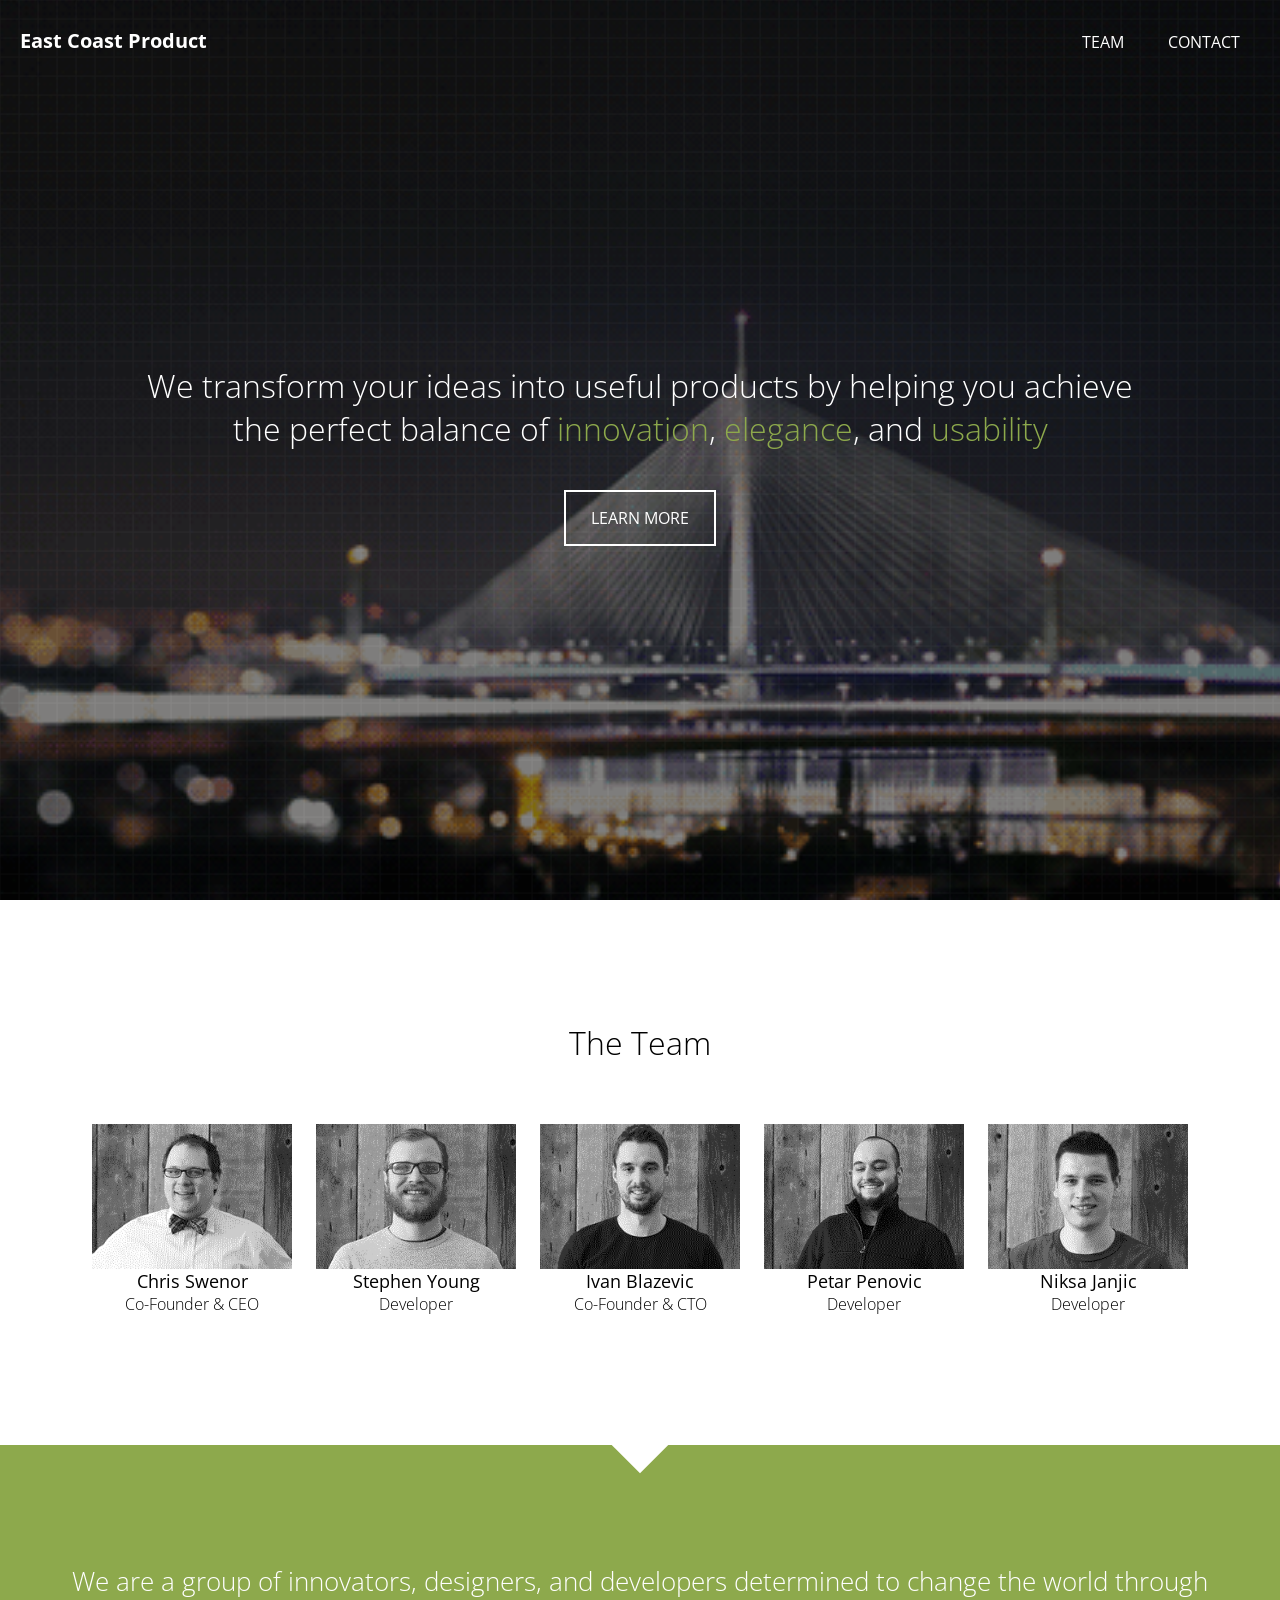
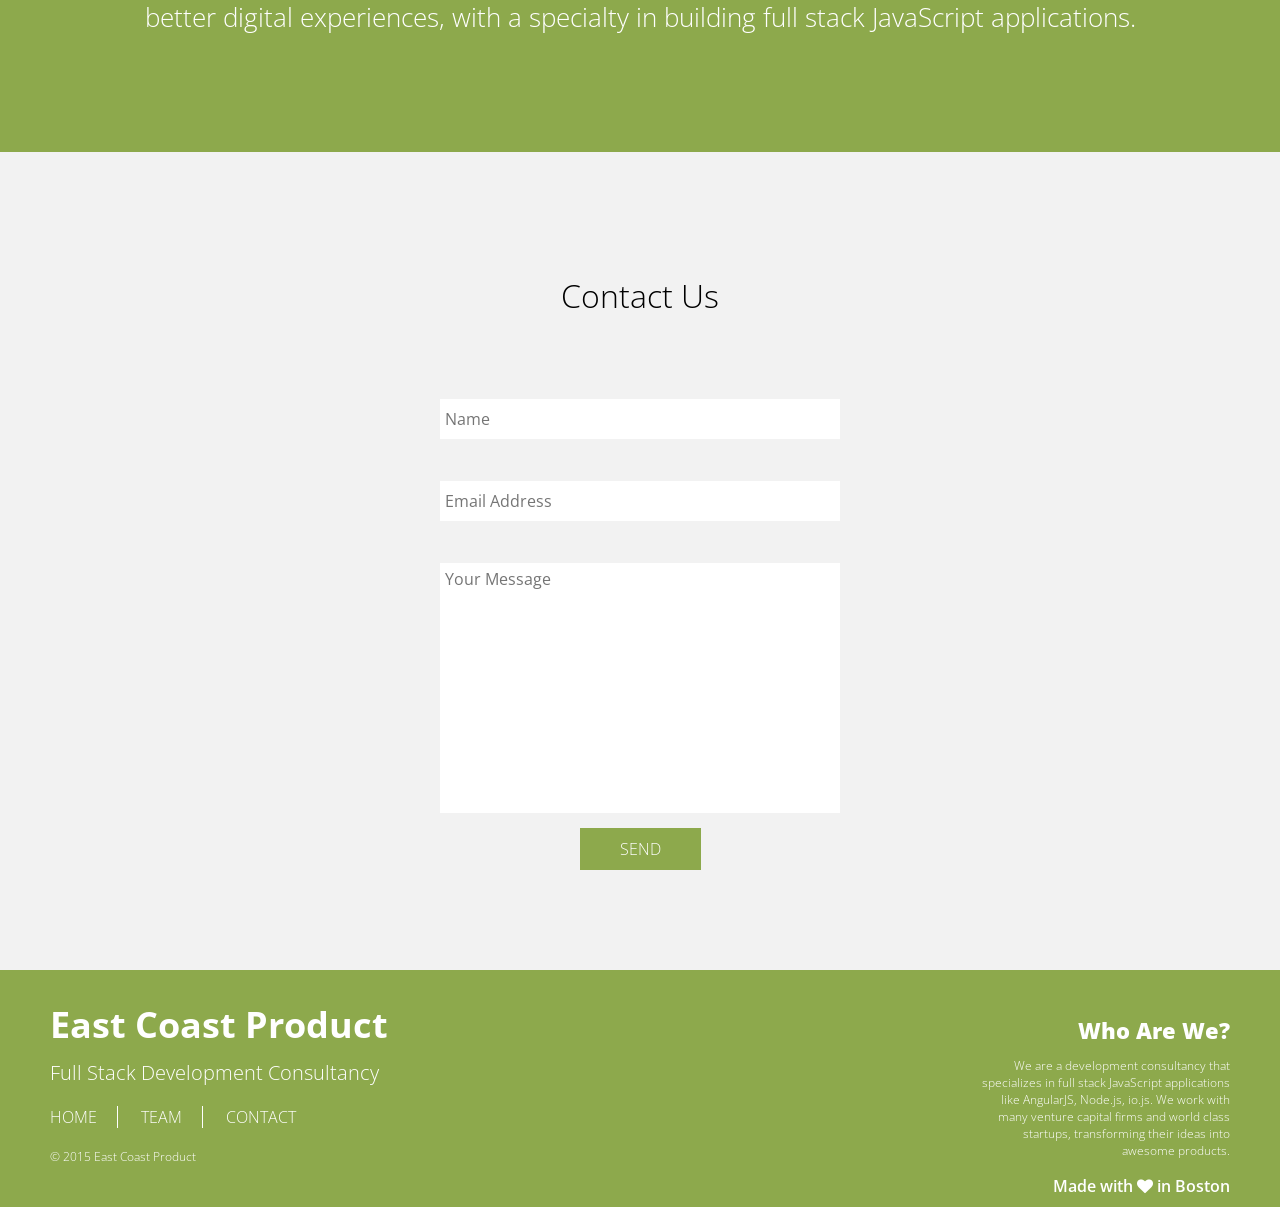
<file: index.html>
<!DOCTYPE html>
<html lang="en">

<head>
<meta charset="utf-8">
<!--[if IE]><meta http-equiv='X-UA-Compatible' content='IE=edge,chrome=1'><![endif]-->
<meta name="viewport" content="width=device-width, initial-scale=1">
<meta name="description" content="">
<meta name="author" content="">
<link rel="shortcut icon" href="favicon.ico">

<title>East Coast Product</title>

<!-- build:css -->
<link href="styles/vendor/normalize.css" rel="stylesheet">
<link href="styles/vendor/animate.css" rel="stylesheet">
<link href="styles/main.css" rel="stylesheet">
<!-- endbuild -->
<link href='http://fonts.googleapis.com/css?family=Lato:300,400,700' rel='stylesheet' type='text/css'>
<link href='http://fonts.googleapis.com/css?family=Open+Sans+Condensed:300' rel='stylesheet' type='text/css'>
<link href="http://maxcdn.bootstrapcdn.com/font-awesome/4.2.0/css/font-awesome.min.css" rel="stylesheet">
</head>

<body id="home">
  <div class="cinemagraph"></div>
  <div id="container">
  <div id="preload-wrapper">
    <i class="fa fa-spin fa-spinner"></i>
  </div>
  <nav class="animated fadeInDownBig clear-nav">
    <h1><a href="#home">East Coast Product</a></h1>
    <ul>
      <li><a href="#team">team</a></li>
      <li><a href="#contact">contact</a></li>
    </ul>
  </nav>
  <div class="cinemagraph"></div>
  <header class="parallax">
    <div class="gradient-overlay"></div>
    <div class="header-content">
      <h1 class="wow lightSpeedIn">We transform your ideas into useful products by helping you achieve</br>
        the perfect balance of <span>innovation</span>, <span>elegance</span>, and <span>usability</span></h1>
      <a href="#team"><button class="animated flipInY">learn more</button></a>
    </div>
  </header>
  <section class="team-section" id="team">
    <h1 class="wow pulse">The Team</h1>
    <ul class="team-list">
      <li>
        <div class="team-member team01 wow flipInY">
          <div class="social-wrapper">
            <a href="https://www.linkedin.com/in/chrisswenor/en" target="_blank">
              <i class="fa fa-linkedin"></i>
            </a>
            <a href="http://www.twitter.com/chrisswenor" target="_blank">
              <i class="fa fa-twitter"></i>
            </a>
            <a href="https://github.com/cswenor" target="_blank">
              <i class="fa fa-github"></i>
            </a>
          </div>
        </div>
        <h2>Chris Swenor</h2>
        <p>Co-Founder &amp; CEO</p>
      </li>
      <li>
        <div class="team-member team02 wow flipInY">
          <div class="social-wrapper">
            <a href="https://www.linkedin.com/pub/stephen-young/39/b69/aa3" target="_blank">
              <i class="fa fa-linkedin"></i>
            </a>
            <a href="http://www.twitter.com/theWickedWebDev" target="_blank">
              <i class="fa fa-twitter"></i>
            </a>
            <a href="https://github.com/theWickedWebDev" target="_blank">
              <i class="fa fa-github"></i>
            </a>
          </div>
        </div>
        <h2>Stephen Young</h2>
        <p>Developer</p>
      </li>
      <li>
        <div class="team-member team03 wow flipInY">
          <div class="social-wrapper">
            <a href="https://www.linkedin.com/profile/view?id=217867314" target="_blank">
              <i class="fa fa-linkedin"></i>
            </a>
            <a href="https://twitter.com/iBlaze17" target="_blank">
              <i class="fa fa-twitter"></i>
            </a>
            <a href="https://github.com/iblazevic" target="_blank">
              <i class="fa fa-github"></i>
            </a>
          </div>
        </div>
        <h2>Ivan Blazevic</h2>
        <p>Co-Founder &amp; CTO</p>
      </li>
      <li>
        <div class="team-member team04 wow flipInY">
          <div class="social-wrapper">
            <a href="https://www.linkedin.com/in/penovicp" target="_blank">
              <i class="fa fa-linkedin"></i>
            </a>
            <a href="https://github.com/penovicp" target="_blank">
              <i class="fa fa-github"></i>
            </a>
          </div>
        </div>
        <h2>Petar Penovic</h2>
        <p>Developer</p>
      </li>
      <li>
        <div class="team-member team05 wow flipInY">
          <div class="social-wrapper">
            <a href="https://www.linkedin.com/profile/view?id=370117213" target="_blank">
              <i class="fa fa-linkedin"></i>
            </a>
            <a href="https://twitter.com/NiksaJanjic" target="_blank">
              <i class="fa fa-twitter"></i>
            </a>
            <a href="https://github.com/niksajanjic" target="_blank">
              <i class="fa fa-github"></i>
            </a>
          </div>
        </div>
        <h2>Niksa Janjic</h2>
        <p>Developer</p>
      </li>
    </ul>
  </section>
  <section class="simple-copy-section">
    <h1 class="wow lightSpeedIn">We are a group of innovators, designers, and developers determined to change the world through better digital experiences, with a specialty in building full stack JavaScript applications.</h1>
  </section>
  <section class="contact-section" id="contact">

    <h1 class="wow pulse">Contact Us</h1>
    <script type="text/javascript">var submitted=false;</script>
  <iframe name="hidden_iframe" id="hidden_iframe"
  style="display:none;" onload="if(submitted)
  {window.location='http://eastcoastproduct.com/';}"></iframe>
  <form action="https://docs.google.com/forms/d/1gj_Arg8t-pcAO-pyF4L1f1EneLoTsvEDnmbuqRcZTYs/formResponse?embedded=true" method="post"
  target="hidden_iframe" onsubmit="submitted=true;" name="contactForm">
      <label class="hide-label">Name</label>
      <input class="input" type="text" name="entry.129247855"
             value="" class="ss-q-short" id="entry_129247855"
             dir="auto" aria-label="Name Name " aria-required="true"
             required="" title="" placeholder="Name">
      <label class="hide-label">Email</label>
      <input class="input" type="email" name="entry.243252563"
            value="" class="ss-q-short" id="entry_243252563" dir="auto"
            aria-label="Email Address Email Address Must be a valid email address" aria-required="true" required="" title="Must be a valid email address" placeholder="Email Address">
      <label class="hide-label">Your Message</label>
      <textarea class="input" name="entry.1137200006"
                rows="8" cols="0" class="ss-q-long" id="entry_1137200006"
                dir="auto" aria-label="Your Message Your Message " aria-required="true" required="" placeholder="Your Message"></textarea>
      <input type="hidden" name="draftResponse"
             value="[,,&quot;8368720231926109974&quot;]">
      <input type="hidden" name="pageHistory" value="0">
      <input type="hidden" name="fbzx" value="8368720231926109974">
      <button class="wow flipInY" type="submit" name="submit" value="Submit" id="ss-submit" class="jfk-button jfk-button-action ">SEND</button>
      <script type="text/javascript">
      var submitted=false;
      </script>

    </form>
  </section>
  <footer>
    <div>
      <h2>Who Are We?</h2>
      <p>We are a development consultancy that specializes in full stack JavaScript applications like AngularJS, Node.js, io.js. We work with many venture capital firms and world class startups, transforming their ideas into awesome products.</p>
      <p>Made with <i class="fa fa-heart"></i> in Boston</p>
    </div>
    <h1>East Coast Product</h1>
    <h2>Full Stack Development Consultancy</h2>
    <ul>
      <li><a href="#home">home</a></li>
      <li><a href="#team">team</a></li>
      <li><a href="#contact">contact</a></li>
    </ul>
    <p>&copy; 2015 East Coast Product</p>
  </footer>
</div>

<!-- build:js -->
<script src="js/jquery.min.js"></script>
<script src="js/wow.min.js"></script>
<script src="js/init.js"></script>
<script src="js/scripts.js"></script>
<!-- endbuild -->
<script>
  (function(i,s,o,g,r,a,m){i['GoogleAnalyticsObject']=r;i[r]=i[r]||function(){
    (i[r].q=i[r].q||[]).push(arguments)},i[r].l=1*new Date();a=s.createElement(o),
    m=s.getElementsByTagName(o)[0];a.async=1;a.src=g;m.parentNode.insertBefore(a,m)
  })(window,document,'script','//www.google-analytics.com/analytics.js','ga');

  ga('create', 'UA-60608771-1', 'auto');
  ga('send', 'pageview');

</script>
</body>

</html>
</file>
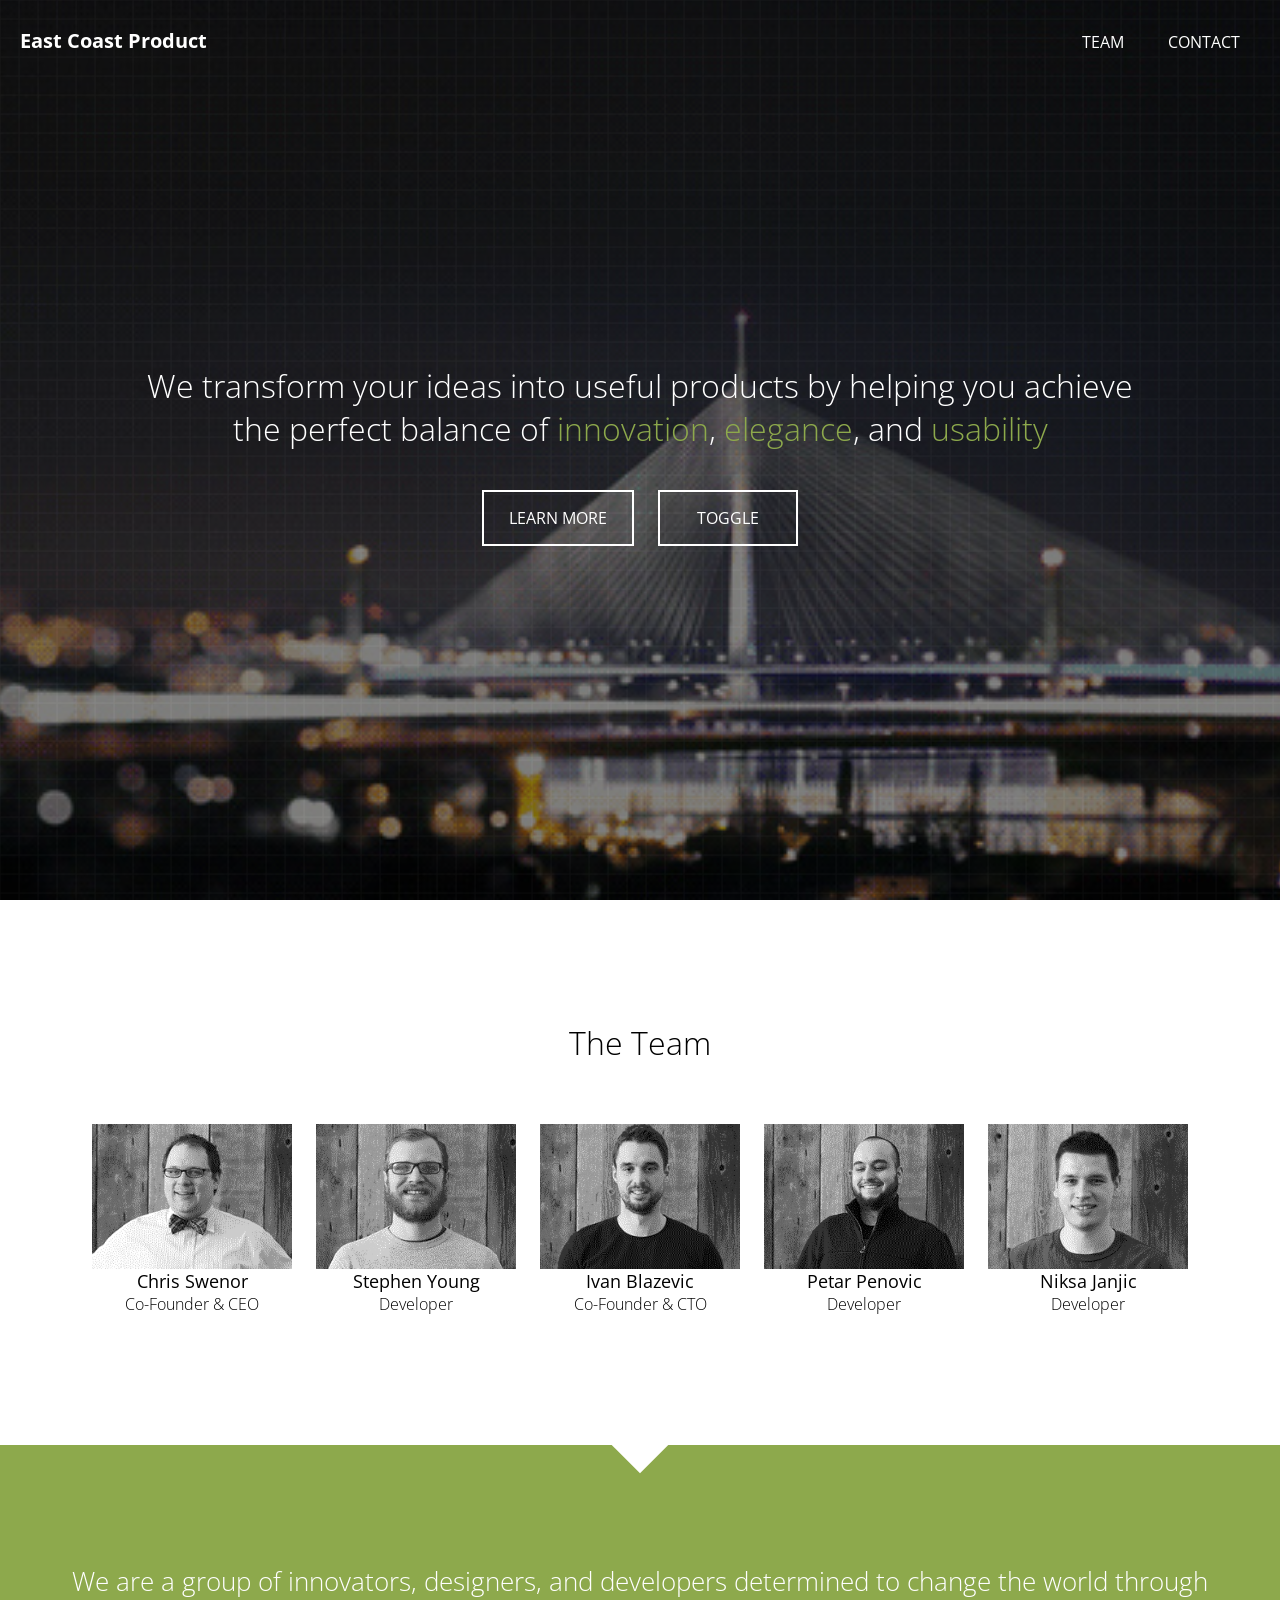
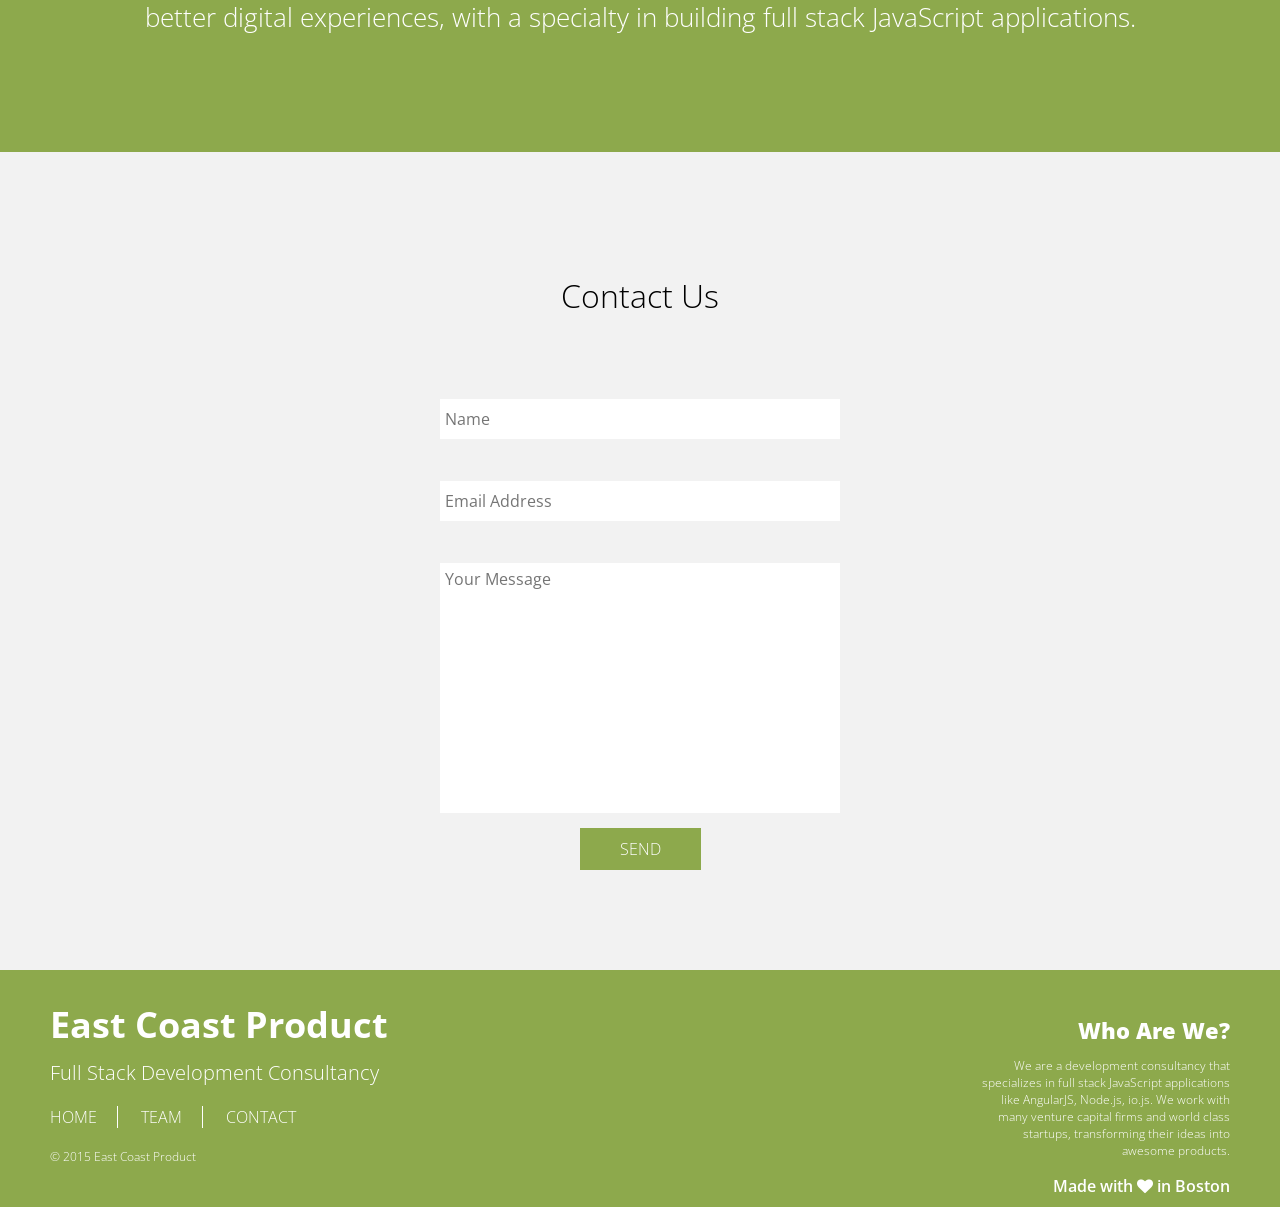
<file: src/index.html>
<!DOCTYPE html>
<html lang="en">

<head>
<meta charset="utf-8">
<!--[if IE]><meta http-equiv='X-UA-Compatible' content='IE=edge,chrome=1'><![endif]-->
<meta name="viewport" content="width=device-width, initial-scale=1">
<meta name="description" content="">
<meta name="author" content="">
<link rel="shortcut icon" href="favicon.ico">

<title>East Coast Product</title>

<!-- Custom CSS -->
<link href="styles/main.css" rel="stylesheet">
<link href="styles/vendor/normalize.css" rel="stylesheet">
<link href="styles/vendor/animate.css" rel="stylesheet">
<link href='http://fonts.googleapis.com/css?family=Lato:300,400,700' rel='stylesheet' type='text/css'>
<link href='http://fonts.googleapis.com/css?family=Open+Sans+Condensed:300' rel='stylesheet' type='text/css'>
<link href="http://maxcdn.bootstrapcdn.com/font-awesome/4.2.0/css/font-awesome.min.css" rel="stylesheet">
</head>

<body id="home">
<div id="cinemagraph">
<div id="preload-wrapper">
  <i class="fa fa-spin fa-spinner"></i>
</div>
<nav class="animated fadeInDownBig clear-nav">
  <h1><a href="#home">East Coast Product</a></h1>
  <ul>
    <li><a href="#team">team</a></li>
    <li><a href="#contact">contact</a></li>
  </ul>
</nav>
<!-- <div class="cinemagraph"></div> -->
<header class="parallax">
  <div class="gradient-overlay"></div>
  <div class="header-content">
    <h1 class="wow lightSpeedIn">We transform your ideas into useful products by helping you achieve</br>
      the perfect balance of <span>innovation</span>, <span>elegance</span>, and <span>usability</span></h1>
    <a href="#team"><button class="animated flipInY">learn more</button></a>
    <button class="toggle-back-fixed">toggle</button>
  </div>
</header>
<section class="team-section" id="team">
  <h1 class="wow pulse">The Team</h1>
  <ul class="team-list">
    <li>
      <div class="team-member team01 wow flipInY">
        <div class="social-wrapper">
          <a href="https://www.linkedin.com/in/chrisswenor/en" target="_blank">
            <i class="fa fa-linkedin"></i>
          </a>
          <a href="http://www.twitter.com/chrisswenor" target="_blank">
            <i class="fa fa-twitter"></i>
          </a>
          <a href="https://github.com/cswenor" target="_blank">
            <i class="fa fa-github"></i>
          </a>
        </div>
      </div>
      <h2>Chris Swenor</h2>
      <p>Co-Founder &amp; CEO</p>
    </li>
    <li>
      <div class="team-member team02 wow flipInY">
        <div class="social-wrapper">
          <a href="https://www.linkedin.com/pub/stephen-young/39/b69/aa3" target="_blank">
            <i class="fa fa-linkedin"></i>
          </a>
          <a href="http://www.twitter.com/theWickedWebDev" target="_blank">
            <i class="fa fa-twitter"></i>
          </a>
          <a href="https://github.com/theWickedWebDev" target="_blank">
            <i class="fa fa-github"></i>
          </a>
        </div>
      </div>
      <h2>Stephen Young</h2>
      <p>Developer</p>
    </li>
    <li>
      <div class="team-member team03 wow flipInY">
        <div class="social-wrapper">
          <a href="https://www.linkedin.com/profile/view?id=217867314" target="_blank">
            <i class="fa fa-linkedin"></i>
          </a>
          <a href="https://twitter.com/iBlaze17" target="_blank">
            <i class="fa fa-twitter"></i>
          </a>
          <a href="https://github.com/iblazevic" target="_blank">
            <i class="fa fa-github"></i>
          </a>
        </div>
      </div>
      <h2>Ivan Blazevic</h2>
      <p>Co-Founder &amp; CTO</p>
    </li>
    <li>
      <div class="team-member team04 wow flipInY">
        <div class="social-wrapper">
          <a href="https://www.linkedin.com/in/penovicp" target="_blank">
            <i class="fa fa-linkedin"></i>
          </a>
          <a href="https://github.com/penovicp" target="_blank">
            <i class="fa fa-github"></i>
          </a>
        </div>
      </div>
      <h2>Petar Penovic</h2>
      <p>Developer</p>
    </li>
    <li>
      <div class="team-member team05 wow flipInY">
        <div class="social-wrapper">
          <a href="https://www.linkedin.com/profile/view?id=370117213" target="_blank">
            <i class="fa fa-linkedin"></i>
          </a>
          <a href="https://twitter.com/NiksaJanjic" target="_blank">
            <i class="fa fa-twitter"></i>
          </a>
          <a href="https://github.com/niksajanjic" target="_blank">
            <i class="fa fa-github"></i>
          </a>
        </div>
      </div>
      <h2>Niksa Janjic</h2>
      <p>Developer</p>
    </li>
  </ul>
</section>
<section class="simple-copy-section">
  <h1 class="wow lightSpeedIn">We are a group of innovators, designers, and developers determined to change the world through better digital experiences, with a specialty in building full stack JavaScript applications.</h1>
</section>
<section class="contact-section" id="contact">

  <h1 class="wow pulse">Contact Us</h1>
  <script type="text/javascript">var submitted=false;</script>
<iframe name="hidden_iframe" id="hidden_iframe"
style="display:none;" onload="if(submitted)
{window.location='http://eastcoastproduct.com/';}"></iframe>
<form action="https://docs.google.com/forms/d/1gj_Arg8t-pcAO-pyF4L1f1EneLoTsvEDnmbuqRcZTYs/formResponse?embedded=true" method="post"
target="hidden_iframe" onsubmit="submitted=true;" name="contactForm">
    <label class="hide-label">Name</label>
    <input class="input" type="text" name="entry.129247855"
           value="" class="ss-q-short" id="entry_129247855"
           dir="auto" aria-label="Name Name " aria-required="true"
           required="" title="" placeholder="Name">
    <label class="hide-label">Email</label>
    <input class="input" type="email" name="entry.243252563"
          value="" class="ss-q-short" id="entry_243252563" dir="auto"
          aria-label="Email Address Email Address Must be a valid email address" aria-required="true" required="" title="Must be a valid email address" placeholder="Email Address">
    <label class="hide-label">Your Message</label>
    <textarea class="input" name="entry.1137200006"
              rows="8" cols="0" class="ss-q-long" id="entry_1137200006"
              dir="auto" aria-label="Your Message Your Message " aria-required="true" required="" placeholder="Your Message"></textarea>
    <input type="hidden" name="draftResponse"
           value="[,,&quot;8368720231926109974&quot;]">
    <input type="hidden" name="pageHistory" value="0">
    <input type="hidden" name="fbzx" value="8368720231926109974">
    <button class="wow flipInY" type="submit" name="submit" value="Submit" id="ss-submit" class="jfk-button jfk-button-action ">SEND</button>
    <script type="text/javascript">
    var submitted=false;
    </script>

  </form>
</section>
<footer>
  <div>
    <h2>Who Are We?</h2>
    <p>We are a development consultancy that specializes in full stack JavaScript applications like AngularJS, Node.js, io.js. We work with many venture capital firms and world class startups, transforming their ideas into awesome products.</p>
    <p>Made with <i class="fa fa-heart"></i> in Boston</p>
  </div>
  <h1>East Coast Product</h1>
  <h2>Full Stack Development Consultancy</h2>
  <ul>
    <li><a href="#home">home</a></li>
    <li><a href="#team">team</a></li>
    <li><a href="#contact">contact</a></li>
  </ul>
  <p>&copy; 2015 East Coast Product</p>
</footer>
</div>

<style>
  .cinemagraph {
    top: 0;
  }

  .attach {
    background-attachment: fixed;
  }

  footer {
    z-index: 1;
  }

  #cinemagraph {
    width: 100%;
    /*
    background-attachment: fixed;
    background-image: url('assets/header2.jpg');
    background-size: cover;
    background-repeat: no-repeat;
    background-position: 50%;
    position: relative;*/

    position: absolute;
    /*position: relative;*/
    top: 0;
    z-index: 1;
  }
</style>


<div class="cinemagraph"></div>
<!-- build:js -->
<script src="js/jquery.min.js"></script>
<script src="js/wow.min.js"></script>
<script src="js/init.js"></script>
<script src="js/scripts.js"></script>
<!-- endbuild -->
<script>
  (function(i,s,o,g,r,a,m){i['GoogleAnalyticsObject']=r;i[r]=i[r]||function(){
    (i[r].q=i[r].q||[]).push(arguments)},i[r].l=1*new Date();a=s.createElement(o),
    m=s.getElementsByTagName(o)[0];a.async=1;a.src=g;m.parentNode.insertBefore(a,m)
  })(window,document,'script','//www.google-analytics.com/analytics.js','ga');

  ga('create', 'UA-60608771-1', 'auto');
  ga('send', 'pageview');

</script>

<script>
$(window).load(function(){
  $('.toggle-back-fixed').click(function(){
    $('.cinemagraph').toggleClass('attach');
  });
});
</script>
</body>

</html>
</file>
<file: styles/main.css>
body, html {
  margin: 0;
  padding: 0;
  min-width: 100%;
  min-height: 100%; }

body {
  height: 100%; }

* {
  box-sizing: border-box;
  font-family: 'Open Sans Condensed', sans-serif; }

#preload-wrapper {
  background-color: #fff;
  position: absolute;
  top: 0;
  left: 0;
  right: 0;
  bottom: 0;
  z-index: 9999; }
  #preload-wrapper .fa-spinner {
    position: absolute;
    top: 50%;
    left: 50%;
    font-size: 40px;
    margin-left: -20px;
    margin-top: -20px; }

#container {
  width: 100%;
  position: absolute; }

section {
  z-index: 1; }

nav {
  transition: background-color .4s ease;
  transition: height .4s ease;
  padding: 13px 0;
  position: fixed;
  z-index: 9000;
  background-color: rgba(255, 255, 255, 0.84);
  width: 100%;
  height: 60px;
  top: 0; }
  nav h1 {
    display: inline-block;
    float: left;
    font-size: 20px;
    margin: 4px 0 0 20px; }
    nav h1 a {
      font-family: 'Open Sans Condensed', sans-serif; }
  nav ul {
    float: right;
    list-style: none;
    margin: 8px 20px 0 0; }
  nav a {
    text-decoration: none;
    color: #000;
    padding-bottom: 17px; }
  nav li {
    cursor: pointer;
    display: inline-block;
    margin: 0 20px;
    text-transform: uppercase;
    padding-bottom: 30px; }
    nav li a:hover {
      color: #8DA94C;
      transition: border-bottom .2s ease;
      border-bottom: solid #8DA94C 5px; }
  nav .active {
    color: #8DA94C;
    transition: border-bottom .2s ease;
    border-bottom: solid #8DA94C 5px; }
  @media screen and (max-width: 500px) {
    nav {
      text-align: center;
      height: 90px; }
      nav h1 {
        display: block;
        float: none;
        margin: 0; }
      nav ul {
        float: none;
        margin: 11px auto;
        max-width: 100%;
        padding: 0; } }

nav:hover {
  transition: background-color .4s ease;
  background-color: #fff; }

.clear-nav {
  transition: background-color .4s ease;
  transition: height .4s ease;
  background-color: transparent;
  box-shadow: none;
  padding: 23px 0;
  height: 60px; }
  .clear-nav h1, .clear-nav a {
    color: #fff; }
  .clear-nav li a:hover {
    color: #8DA94C;
    border: 0; }
  @media screen and (max-width: 500px) {
    .clear-nav h1 {
      color: #B3aDad; } }

.clear-nav:hover {
  transition: background-color .4s ease;
  background-color: transparent; }

.cinemagraph {
  background-image: url('../assets/header2.jpg');
  background-size: cover;
  background-repeat: no-repeat;
  background-position: 50%;
  position: fixed;
  top: 0;
  width: 100%;
  height: 450px;
  z-index: 0; }

header {
  padding: 50px;
  width: 100%;
  position: relative;
  height: 450px;
  z-index: 1; }
  header h1, header h2 {
    color: #fff;
    padding: 10px; }
  header h1 {
    margin: 0 0 10px;
    font-weight: 200; }
    header h1 span {
      color: #8DA94C; }
  header h2 {
    font-weight: 400;
    font-size: 20px;
    margin: 0; }
  header button {
    transition: background-color .3s ease;
    transition: color .3s ease;
    text-transform: uppercase;
    padding: 15px 25px;
    border: solid 2px #fff;
    background-color: transparent;
    color: #fff;
    min-width: 140px;
    margin: 20px 10px 0;
    outline: none; }
  header button:hover {
    transition: background-color .3s ease;
    transition: color .3s ease;
    background-color: #8DA94C;
    border-color: #8DA94C;
    color: #fff; }
    header button:hover .fa {
      color: #445E09; }
  header .header-content {
    text-align: center;
    position: relative; }
    @media screen and (max-width: 500px) {
      header .header-content h1 {
        font-size: 22px;
        margin-top: 40px; } }

.gradient-overlay {
  position: absolute;
  width: 100%;
  height: 100%;
  background-color: #000;
  top: 0;
  left: 0;
  background: url("../assets/square-tile.png");
  background-color: rgba(0, 0, 0, 0.16);
  background-size: 19px; }

.gradient-lr {
  height: 100%;
  width: 100%;
  position: absolute;
  top: 0;
  left: 0;
  /* IE9 SVG, needs conditional override of 'filter' to 'none' */
  background: url([data-uri]);
  background: -moz-linear-gradient(left, rgba(0, 0, 0, 0.51) 0%, rgba(0, 0, 0, 0.01) 77%, transparent 78%);
  /* FF3.6+ */
  background: -webkit-gradient(linear, left top, right top, color-stop(0%, rgba(0, 0, 0, 0.51)), color-stop(77%, rgba(0, 0, 0, 0.01)), color-stop(78%, transparent));
  /* Chrome,Safari4+ */
  background: -webkit-linear-gradient(left, rgba(0, 0, 0, 0.51) 0%, rgba(0, 0, 0, 0.01) 77%, transparent 78%);
  /* Chrome10+,Safari5.1+ */
  background: -o-linear-gradient(left, rgba(0, 0, 0, 0.51) 0%, rgba(0, 0, 0, 0.01) 77%, transparent 78%);
  /* Opera 11.10+ */
  background: -ms-linear-gradient(left, rgba(0, 0, 0, 0.51) 0%, rgba(0, 0, 0, 0.01) 77%, transparent 78%);
  /* IE10+ */
  background: linear-gradient(to right, rgba(0, 0, 0, 0.51) 0%, rgba(0, 0, 0, 0.01) 77%, transparent 78%);
  /* W3C */
  filter: progid:DXImageTransform.Microsoft.gradient( startColorstr='#82000000', endColorstr='#00000000',GradientType=1 );
  /* IE6-8 */ }

footer {
  width: 100%;
  background-color: #8DA94C;
  color: #fff;
  font-size: 12px;
  padding: 30px 50px;
  font-weight: 200;
  position: relative;
  z-index: 1; }
  @media screen and (max-width: 600px) {
    footer {
      text-align: center; } }
  footer a {
    color: #fff;
    text-decoration: none;
    font-size: 16px; }
  footer h1 {
    font-size: 36px;
    margin-top: 0;
    margin-bottom: 10px; }
  footer h2 {
    font-size: 20px;
    font-weight: 200;
    margin: 0; }
  footer ul {
    margin: 20px 0;
    padding: 0;
    list-style: none; }
  footer li {
    border-right: solid 1px #fff;
    text-transform: uppercase;
    display: inline-block;
    padding: 0 20px; }
  footer li:first-child {
    padding-left: 0; }
  footer li:last-child {
    border: 0;
    padding-right: 0; }
  footer div {
    float: right;
    text-align: right;
    width: 250px;
    max-width: 100%;
    margin-top: 15px; }
    @media screen and (max-width: 600px) {
      footer div {
        float: none;
        text-align: center;
        margin: 0 auto; } }
    footer div h2 {
      font-size: 22px;
      font-weight: 800; }
    footer div p:first-child {
      font-size: 16px;
      font-size: 16px; }
    footer div p:last-child {
      font-weight: 600;
      font-size: 16px; }
    footer div i {
      font-size: 12px; }

.team-section {
  background-color: #fff;
  text-align: center;
  position: relative;
  padding: 100px 20px; }
  .team-section h1 {
    font-weight: 200;
    margin-bottom: 50px; }

.team-list {
  list-style: none;
  margin: 0 auto;
  padding: 0;
  max-width: 100%; }
  .team-list li {
    display: inline-block;
    margin: 10px 10px 30px; }
  .team-list .team-member {
    transition: filter 0.5s ease;
    transition: background-size 0.2s ease;
    cursor: pointer;
    position: relative;
    height: 145px;
    width: 200px;
    background-position: 50%;
    background-size: 105%;
    overflow: hidden;
    filter: grayscale(100%);
    -webkit-filter: grayscale(100%);
    filter: grayscale(100%); }
  .team-list .social-wrapper {
    transition: bottom .5s ease;
    position: absolute;
    bottom: -50px;
    left: 86px;
    width: 188px;
    margin-left: -80px; }
    .team-list .social-wrapper i {
      font-size: 22px;
      margin: 0 3px;
      color: #fff;
      background-color: #8DA94C;
      padding: 9px; }
    .team-list .social-wrapper .fa-envelope:hover {
      background-color: #445E09; }
    .team-list .social-wrapper .fa-github:hover {
      background-color: #323232; }
    .team-list .social-wrapper .fa-linkedin:hover {
      background-color: #3b5998; }
    .team-list .social-wrapper .fa-twitter:hover {
      background-color: #5ea9dd; }
  .team-list .team-member:hover {
    transition: background-size 0.2s ease;
    transition: filter 0.5s ease;
    background-size: 112%;
    filter: grayscale(1%);
    -webkit-filter: grayscale(1%);
    filter: grayscale(1%); }
    .team-list .team-member:hover .social-wrapper {
      transition: bottom .5s ease;
      bottom: 10px; }
  .team-list h2 {
    margin: 0;
    font-size: 18px;
    font-weight: 400; }
  .team-list p {
    margin: 0;
    font-size: 16px;
    font-weight: 200; }
  .team-list .team01 {
    background-image: url('../assets/team/chris.jpg'); }
  .team-list .team02 {
    background-image: url('../assets/team/steve.jpg'); }
  .team-list .team03 {
    background-image: url('../assets/team/ivan.jpg'); }
  .team-list .team04 {
    background-image: url('../assets/team/petar.jpg'); }
  .team-list .team05 {
    background-image: url('../assets/team/niksa.jpg'); }

.contact-section {
  background-color: #F2F2F2;
  text-align: center;
  position: relative;
  padding: 100px 20px; }
  .contact-section h1 {
    font-weight: 200;
    margin-bottom: 50px; }
  .contact-section form[name=contactForm] {
    margin: 0 auto;
    max-width: 100%;
    width: 400px; }
  .contact-section label {
    color: #bebebe;
    text-align: left;
    display: block;
    margin-bottom: 5px;
    position: relative; }
  .contact-section .hide-label {
    transition: top .3s ease;
    top: 40px;
    z-index: -1; }
  .contact-section .show-label {
    transition: top .3s ease;
    z-index: 1;
    top: 0; }
  .contact-section input, .contact-section textarea {
    border: 0;
    margin: 5px 0 10px;
    outline: none;
    padding: 5px;
    width: 100%; }
  .contact-section input:focus, .contact-section textarea:focus {
    border-color: rgba(0, 0, 0, 0.3); }
  .contact-section input {
    height: 40px; }
  .contact-section textarea {
    height: 250px;
    resize: none; }
  .contact-section button {
    padding: 10px 40px;
    background-color: #8DA94C;
    color: #fff;
    border: 0;
    font-weight: 200; }

.simple-copy-section {
  background-color: #8DA94C;
  color: #fff;
  text-align: center;
  padding: 100px 50px;
  position: relative; }
  .simple-copy-section h1 {
    font-weight: 200;
    font-size: 26px; }

.simple-copy-section:before {
  content: '';
  position: absolute;
  width: 40px;
  height: 40px;
  margin-left: -20px;
  margin-top: -20px;
  -ms-transform: rotate(45deg);
  /* IE 9 */
  -webkit-transform: rotate(45deg);
  /* Chrome, Safari, Opera */
  transform: rotate(45deg); }

.simple-copy-section:before {
  background-color: #fff;
  top: 0; }
</file>
<file: src/styles/main.css>
body, html {
  margin: 0;
  padding: 0;
  min-width: 100%;
  min-height: 100%; }

body {
  height: 100%; }

* {
  box-sizing: border-box;
  font-family: 'Open Sans Condensed', sans-serif; }

#preload-wrapper {
  background-color: #fff;
  position: absolute;
  top: 0;
  left: 0;
  right: 0;
  bottom: 0;
  z-index: 9999; }
  #preload-wrapper .fa-spinner {
    position: absolute;
    top: 50%;
    left: 50%;
    font-size: 40px;
    margin-left: -40px;
    margin-top: -40px; }

section {
  z-index: 1; }

nav {
  transition: background-color .4s ease;
  transition: height .4s ease;
  padding: 13px 0;
  position: fixed;
  z-index: 9000;
  background-color: rgba(255, 255, 255, 0.84);
  width: 100%;
  height: 60px;
  top: 0; }
  nav h1 {
    display: inline-block;
    float: left;
    font-size: 20px;
    margin: 4px 0 0 20px; }
    nav h1 a {
      font-family: 'Open Sans Condensed', sans-serif; }
  nav ul {
    float: right;
    list-style: none;
    margin: 8px 20px 0 0; }
  nav a {
    text-decoration: none;
    color: #000;
    padding-bottom: 17px; }
  nav li {
    cursor: pointer;
    display: inline-block;
    margin: 0 20px;
    text-transform: uppercase;
    padding-bottom: 30px; }
    nav li a:hover {
      color: #8DA94C;
      transition: border-bottom .2s ease;
      border-bottom: solid #8DA94C 5px; }
  nav .active {
    color: #8DA94C;
    transition: border-bottom .2s ease;
    border-bottom: solid #8DA94C 5px; }
  @media screen and (max-width: 500px) {
    nav {
      text-align: center;
      height: 90px; }
      nav h1 {
        display: block;
        float: none;
        margin: 0; }
      nav ul {
        float: none;
        margin: 11px auto;
        max-width: 100%;
        padding: 0; } }

nav:hover {
  transition: background-color .4s ease;
  background-color: #fff; }

.clear-nav {
  transition: background-color .4s ease;
  transition: height .4s ease;
  background-color: transparent;
  box-shadow: none;
  padding: 23px 0;
  height: 60px; }
  .clear-nav h1, .clear-nav a {
    color: #fff; }
  .clear-nav li a:hover {
    color: #8DA94C;
    border: 0; }
  @media screen and (max-width: 500px) {
    .clear-nav h1 {
      color: #B3aDad; } }

.clear-nav:hover {
  transition: background-color .4s ease;
  background-color: transparent; }

.cinemagraph {
  /*background-attachment: fixed;*/
  background-image: url('../assets/header2.jpg');
  background-size: cover;
  background-repeat: no-repeat;
  background-position: 50%;
  position: fixed;
  width: 100%;
  height: 450px;
  z-index: 0; }

header {
  padding: 50px;
  width: 100%;
  position: relative;
  height: 450px;
  z-index: 1; }
  header h1, header h2 {
    color: #fff;
    padding: 10px; }
  header h1 {
    margin: 0 0 10px;
    font-weight: 200; }
    header h1 span {
      color: #8DA94C; }
  header h2 {
    font-weight: 400;
    font-size: 20px;
    margin: 0; }
  header button {
    transition: background-color .3s ease;
    transition: color .3s ease;
    text-transform: uppercase;
    padding: 15px 25px;
    border: solid 2px #fff;
    background-color: transparent;
    color: #fff;
    min-width: 140px;
    margin: 20px 10px 0;
    outline: none; }
  header button:hover {
    transition: background-color .3s ease;
    transition: color .3s ease;
    background-color: #8DA94C;
    border-color: #8DA94C;
    color: #fff; }
    header button:hover .fa {
      color: #445E09; }
  header .header-content {
    text-align: center;
    position: relative; }
    @media screen and (max-width: 500px) {
      header .header-content h1 {
        font-size: 22px;
        margin-top: 40px; } }

.gradient-overlay {
  position: absolute;
  width: 100%;
  height: 100%;
  background-color: #000;
  top: 0;
  left: 0;
  background: url("../assets/square-tile.png");
  background-color: rgba(0, 0, 0, 0.16);
  background-size: 19px; }

.gradient-lr {
  height: 100%;
  width: 100%;
  position: absolute;
  top: 0;
  left: 0;
  /* IE9 SVG, needs conditional override of 'filter' to 'none' */
  background: url([data-uri]);
  background: -moz-linear-gradient(left, rgba(0, 0, 0, 0.51) 0%, rgba(0, 0, 0, 0.01) 77%, transparent 78%);
  /* FF3.6+ */
  background: -webkit-gradient(linear, left top, right top, color-stop(0%, rgba(0, 0, 0, 0.51)), color-stop(77%, rgba(0, 0, 0, 0.01)), color-stop(78%, transparent));
  /* Chrome,Safari4+ */
  background: -webkit-linear-gradient(left, rgba(0, 0, 0, 0.51) 0%, rgba(0, 0, 0, 0.01) 77%, transparent 78%);
  /* Chrome10+,Safari5.1+ */
  background: -o-linear-gradient(left, rgba(0, 0, 0, 0.51) 0%, rgba(0, 0, 0, 0.01) 77%, transparent 78%);
  /* Opera 11.10+ */
  background: -ms-linear-gradient(left, rgba(0, 0, 0, 0.51) 0%, rgba(0, 0, 0, 0.01) 77%, transparent 78%);
  /* IE10+ */
  background: linear-gradient(to right, rgba(0, 0, 0, 0.51) 0%, rgba(0, 0, 0, 0.01) 77%, transparent 78%);
  /* W3C */
  filter: progid:DXImageTransform.Microsoft.gradient( startColorstr='#82000000', endColorstr='#00000000',GradientType=1 );
  /* IE6-8 */ }

footer {
  width: 100%;
  background-color: #8DA94C;
  color: #fff;
  font-size: 12px;
  padding: 30px 50px;
  font-weight: 200;
  position: relative; }
  @media screen and (max-width: 600px) {
    footer {
      text-align: center; } }
  footer a {
    color: #fff;
    text-decoration: none;
    font-size: 16px; }
  footer h1 {
    font-size: 36px;
    margin-top: 0;
    margin-bottom: 10px; }
  footer h2 {
    font-size: 20px;
    font-weight: 200;
    margin: 0; }
  footer ul {
    margin: 20px 0;
    padding: 0;
    list-style: none; }
  footer li {
    border-right: solid 1px #fff;
    text-transform: uppercase;
    display: inline-block;
    padding: 0 20px; }
  footer li:first-child {
    padding-left: 0; }
  footer li:last-child {
    border: 0;
    padding-right: 0; }
  footer div {
    float: right;
    text-align: right;
    width: 250px;
    max-width: 100%;
    margin-top: 15px; }
    @media screen and (max-width: 600px) {
      footer div {
        float: none;
        text-align: center;
        margin: 0 auto; } }
    footer div h2 {
      font-size: 22px;
      font-weight: 800; }
    footer div p:first-child {
      font-size: 16px;
      font-size: 16px; }
    footer div p:last-child {
      font-weight: 600;
      font-size: 16px; }
    footer div i {
      font-size: 12px; }

.team-section {
  background-color: #fff;
  text-align: center;
  position: relative;
  padding: 100px 20px; }
  .team-section h1 {
    font-weight: 200;
    margin-bottom: 50px; }

.team-list {
  list-style: none;
  margin: 0 auto;
  padding: 0;
  max-width: 100%; }
  .team-list li {
    display: inline-block;
    margin: 10px 10px 30px; }
  .team-list .team-member {
    transition: filter 0.5s ease;
    transition: background-size 0.2s ease;
    cursor: pointer;
    position: relative;
    height: 145px;
    width: 200px;
    background-position: 50%;
    background-size: 105%;
    overflow: hidden;
    filter: grayscale(100%);
    -webkit-filter: grayscale(100%);
    filter: grayscale(100%); }
  .team-list .social-wrapper {
    transition: bottom .5s ease;
    position: absolute;
    bottom: -50px;
    left: 86px;
    width: 188px;
    margin-left: -80px; }
    .team-list .social-wrapper i {
      font-size: 22px;
      margin: 0 3px;
      color: #fff;
      background-color: #8DA94C;
      padding: 9px; }
    .team-list .social-wrapper .fa-envelope:hover {
      background-color: #445E09; }
    .team-list .social-wrapper .fa-github:hover {
      background-color: #323232; }
    .team-list .social-wrapper .fa-linkedin:hover {
      background-color: #3b5998; }
    .team-list .social-wrapper .fa-twitter:hover {
      background-color: #5ea9dd; }
  .team-list .team-member:hover {
    transition: background-size 0.2s ease;
    transition: filter 0.5s ease;
    background-size: 112%;
    filter: grayscale(1%);
    -webkit-filter: grayscale(1%);
    filter: grayscale(1%); }
    .team-list .team-member:hover .social-wrapper {
      transition: bottom .5s ease;
      bottom: 10px; }
  .team-list h2 {
    margin: 0;
    font-size: 18px;
    font-weight: 400; }
  .team-list p {
    margin: 0;
    font-size: 16px;
    font-weight: 200; }
  .team-list .team01 {
    background-image: url('../assets/team/chris.jpg'); }
  .team-list .team02 {
    background-image: url('../assets/team/steve.jpg'); }
  .team-list .team03 {
    background-image: url('../assets/team/ivan.jpg'); }
  .team-list .team04 {
    background-image: url('../assets/team/petar.jpg'); }
  .team-list .team05 {
    background-image: url('../assets/team/niksa.jpg'); }

.contact-section {
  background-color: #F2F2F2;
  text-align: center;
  position: relative;
  padding: 100px 20px; }
  .contact-section h1 {
    font-weight: 200;
    margin-bottom: 50px; }
  .contact-section form[name=contactForm] {
    margin: 0 auto;
    max-width: 100%;
    width: 400px; }
  .contact-section label {
    color: #bebebe;
    text-align: left;
    display: block;
    margin-bottom: 5px;
    position: relative; }
  .contact-section .hide-label {
    transition: top .3s ease;
    top: 40px;
    z-index: -1; }
  .contact-section .show-label {
    transition: top .3s ease;
    z-index: 1;
    top: 0; }
  .contact-section input, .contact-section textarea {
    border: 0;
    margin: 5px 0 10px;
    outline: none;
    padding: 5px;
    width: 100%; }
  .contact-section input:focus, .contact-section textarea:focus {
    border-color: rgba(0, 0, 0, 0.3); }
  .contact-section input {
    height: 40px; }
  .contact-section textarea {
    height: 250px;
    resize: none; }
  .contact-section button {
    padding: 10px 40px;
    background-color: #8DA94C;
    color: #fff;
    border: 0;
    font-weight: 200; }

.simple-copy-section {
  background-color: #8DA94C;
  color: #fff;
  text-align: center;
  padding: 100px 50px;
  position: relative; }
  .simple-copy-section h1 {
    font-weight: 200;
    font-size: 26px; }

.simple-copy-section:before {
  content: '';
  position: absolute;
  width: 40px;
  height: 40px;
  margin-left: -20px;
  margin-top: -20px;
  -ms-transform: rotate(45deg);
  /* IE 9 */
  -webkit-transform: rotate(45deg);
  /* Chrome, Safari, Opera */
  transform: rotate(45deg); }

.simple-copy-section:before {
  background-color: #fff;
  top: 0; }
</file>
